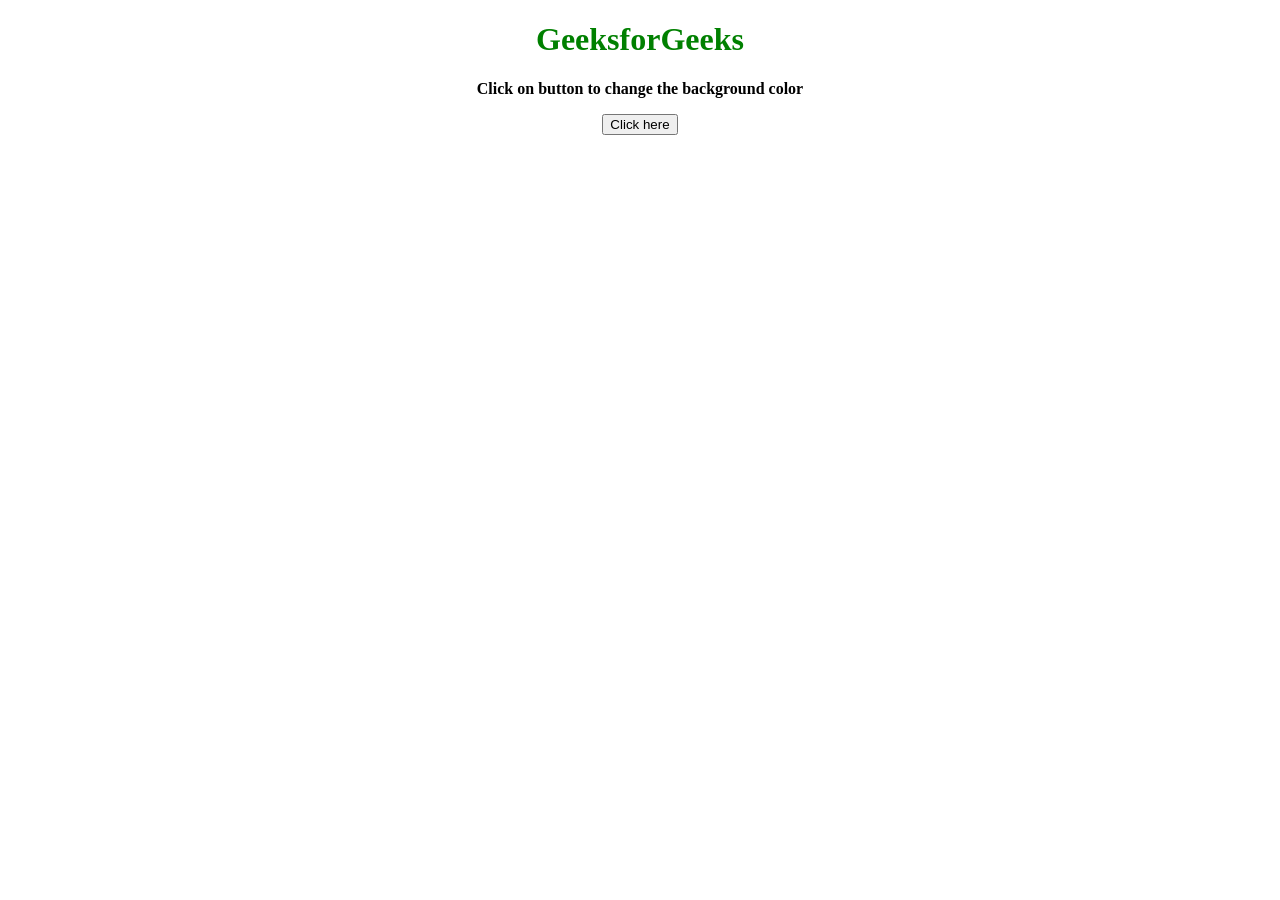
<file: javascript-tutorial/p1-colorchangerinDOM/index.html>
<!DOCTYPE HTML>
<html>

<head>
	<title>
		How to change the background color
		after clicking the button ?
	</title>
</head>

<body style="text-align:center;">

	<h1 style="color:green;">
		GeeksforGeeks
	</h1>

	<p id="GFG_UP" style="font-size: 16px;
						font-weight: bold;">
	</p>

	<button onclick="gfg_Run()">
		Click here
	</button>

	<p id="GFG_DOWN" style="color:green;
							font-size: 20px;
							font-weight: bold;">
	</p>

	<script>
		var el_up = document.getElementById("GFG_UP");
		var el_down = document.getElementById("GFG_DOWN");
		var str = "Click on button to change the background color";
				
		el_up.innerHTML = str;
				
		function changeColor(color) {
			document.body.style.background = color;
		}
		
		function gfg_Run() {
			changeColor('yellow');
			el_down.innerHTML = "Background Color changed";
		}		
	</script>
</body>

</html>
</file>
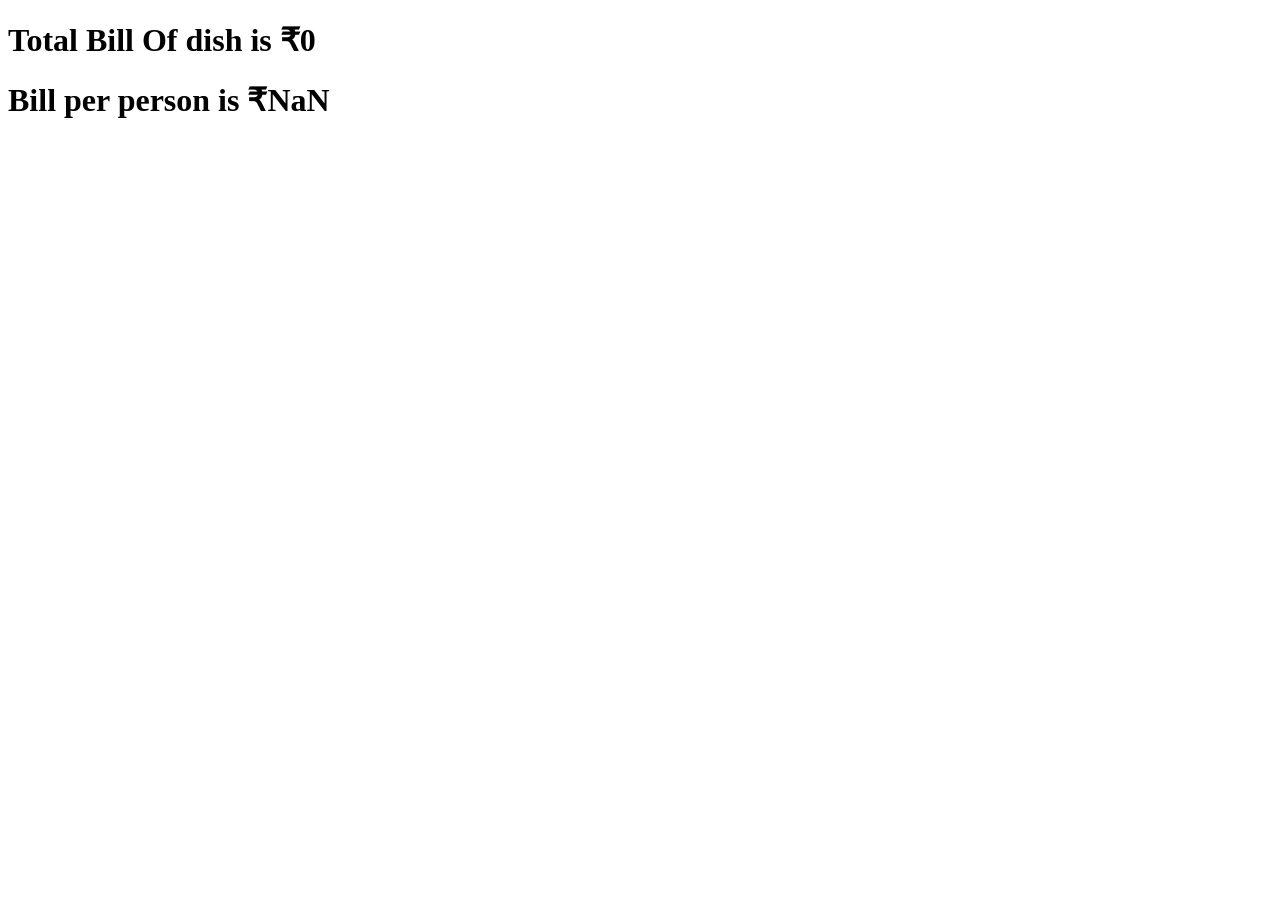
<file: JS-Projects/billSplitter/index.html>
<!DOCTYPE html>
<html lang="en">
<head>
    <meta charset="UTF-8">
    <meta name="viewport" content="width=device-width, initial-scale=1.0">
    <title>Document</title>
</head>
<body>
    <h1 id="totalbill"></h1>
    <h1 id="billperperson"></h1>
    <script src="script.js"></script>
</body>
</html>
</file>
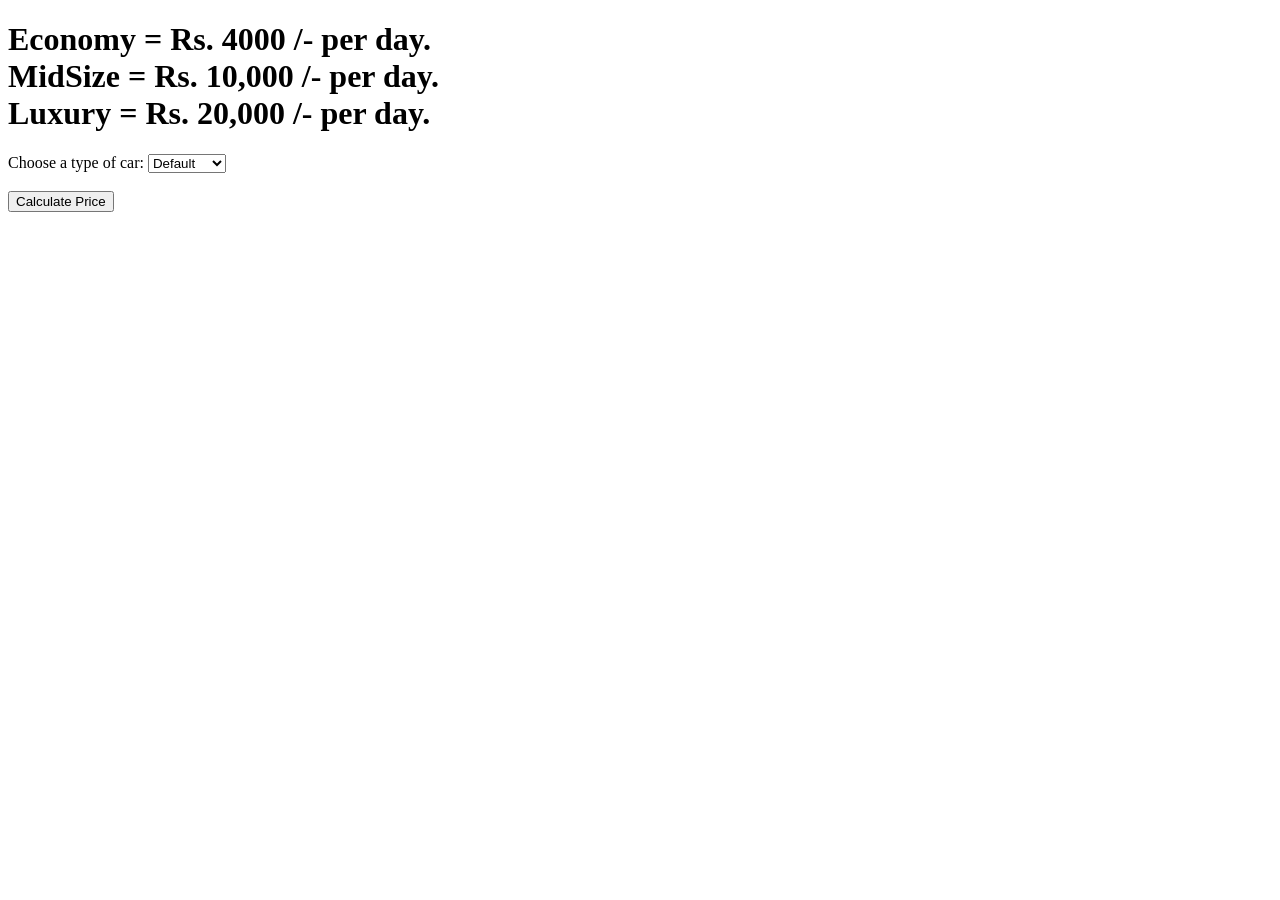
<file: JS-Projects/calculateRentalcost/index.html>
<!DOCTYPE html>
<html lang="en">
  <head>
    <meta charset="UTF-8" />
    <meta name="viewport" content="width=device-width, initial-scale=1.0" />
    <title>Document</title>
  </head>
  <body>
    <h1>
      Economy = Rs. 4000 /- per day. <br> MidSize = Rs. 10,000 /- per day. <br> Luxury =
      Rs. 20,000 /- per day. <br>
    </h1>
    <form id="input">
    <label for="cars">Choose a type of car:</label>

    <select name="cars" id="cars">
      <option value="Default">Default</option>
      <option value="economy">Economy</option>
      <option value="midsize">Midsize</option>
      <option value="luxury">Luxury</option>
    </select>
    <br />
    <!-- <label for="days">Select No. of days you want car:- </label>
<input type="number" id="days" name="days" placeholder="No. of Days" min="1"> -->
<br>
    <button type="button" id="submit" ">Calculate Price</button>
    <br />
  </form>
    <h1 id="result"></h1>
    <script src="script.js"></script>
  </body>
</html>
</file>
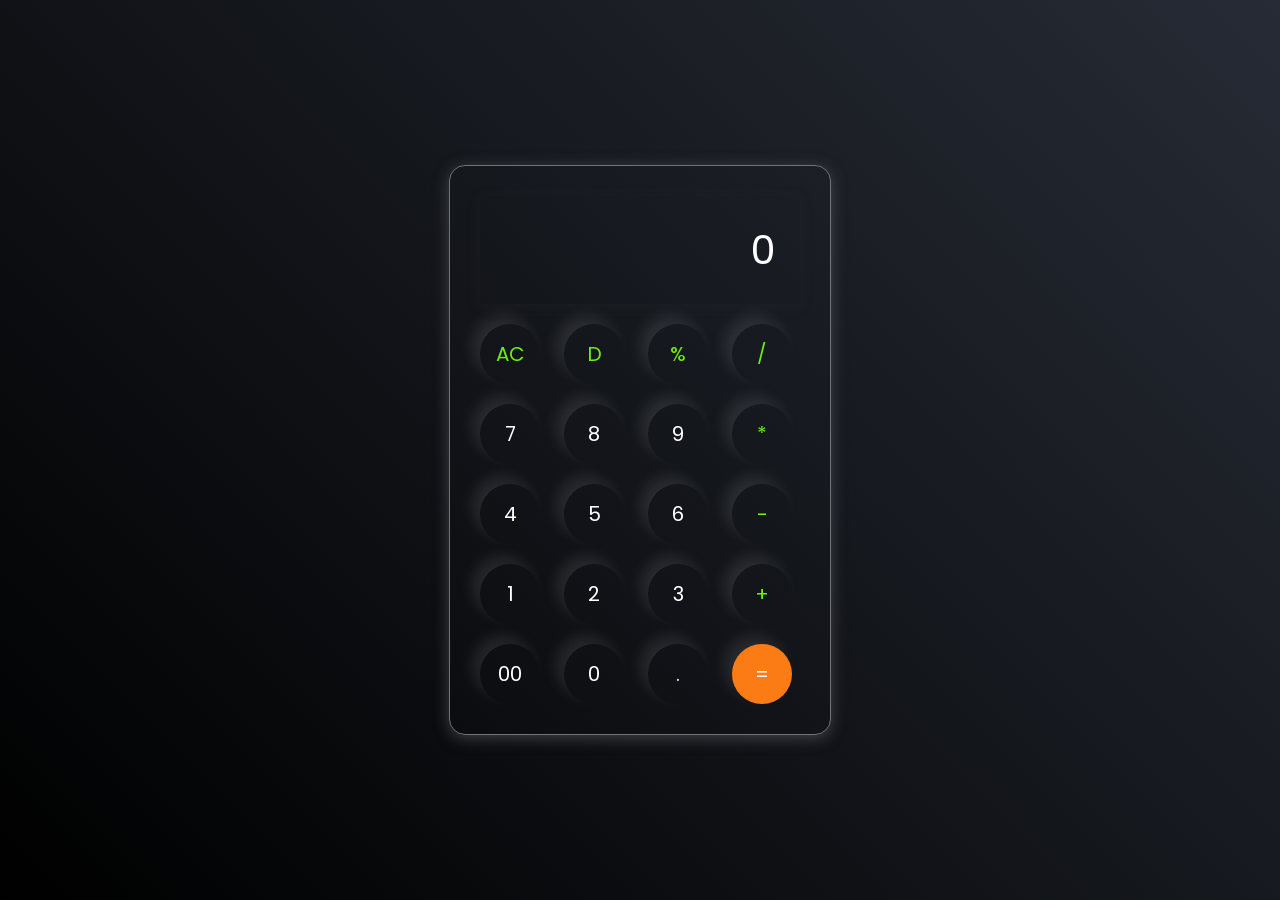
<file: JS-Projects/calculator/index.html>
<!DOCTYPE html>
<html lang="en">
  <head>
    <meta charset="UTF-8" />
    <meta http-equiv="X-UA-Compatible" content="IE=edge" />
    <meta name="viewport" content="width=device-width, initial-scale=1.0" />
    <link rel="stylesheet" href="style.css" />
    <link rel="stylesheet" href="https://cdnjs.cloudflare.com/ajax/libs/font-awesome/6.4.0/css/all.min.css" integrity="sha512-iecdLmaskl7CVkqkXNQ/ZH/XLlvWZOJyj7Yy7tcenmpD1ypASozpmT/E0iPtmFIB46ZmdtAc9eNBvH0H/ZpiBw==" crossorigin="anonymous" referrerpolicy="no-referrer" />
    <title>Calculator - By kamlesh</title>
  </head>
  <body>
    <div class="container">
      <div class="calculator">
        <input type="text" id="inputBox" placeholder="0" />
        <div>
          <button class="button operator">AC</button>
          <button class="button operator">D</button>
          <button class="button operator">%</button>
          <button class="button operator">/</button>
        </div>
        <div>
          <button class="button">7</button>
          <button class="button">8</button>
          <button class="button">9</button>
          <button class="button operator">*</button>
        </div>
        <div>
          <button class="button">4</button>
          <button class="button">5</button>
          <button class="button">6</button>
          <button class="button operator">-</button>
        </div>
        <div>
          <button class="button">1</button>
          <button class="button">2</button>
          <button class="button">3</button>
          <button class="button operator">+</button>
        </div>

        <div>
          <button class="button">00</button>
          <button class="button">0</button>
          <button class="button">.</button>
          <button class="button equalBtn">=</button>
        </div>
      </div>
    </div>

    <script src="script.js"></script>
  </body>
</html>
</file>
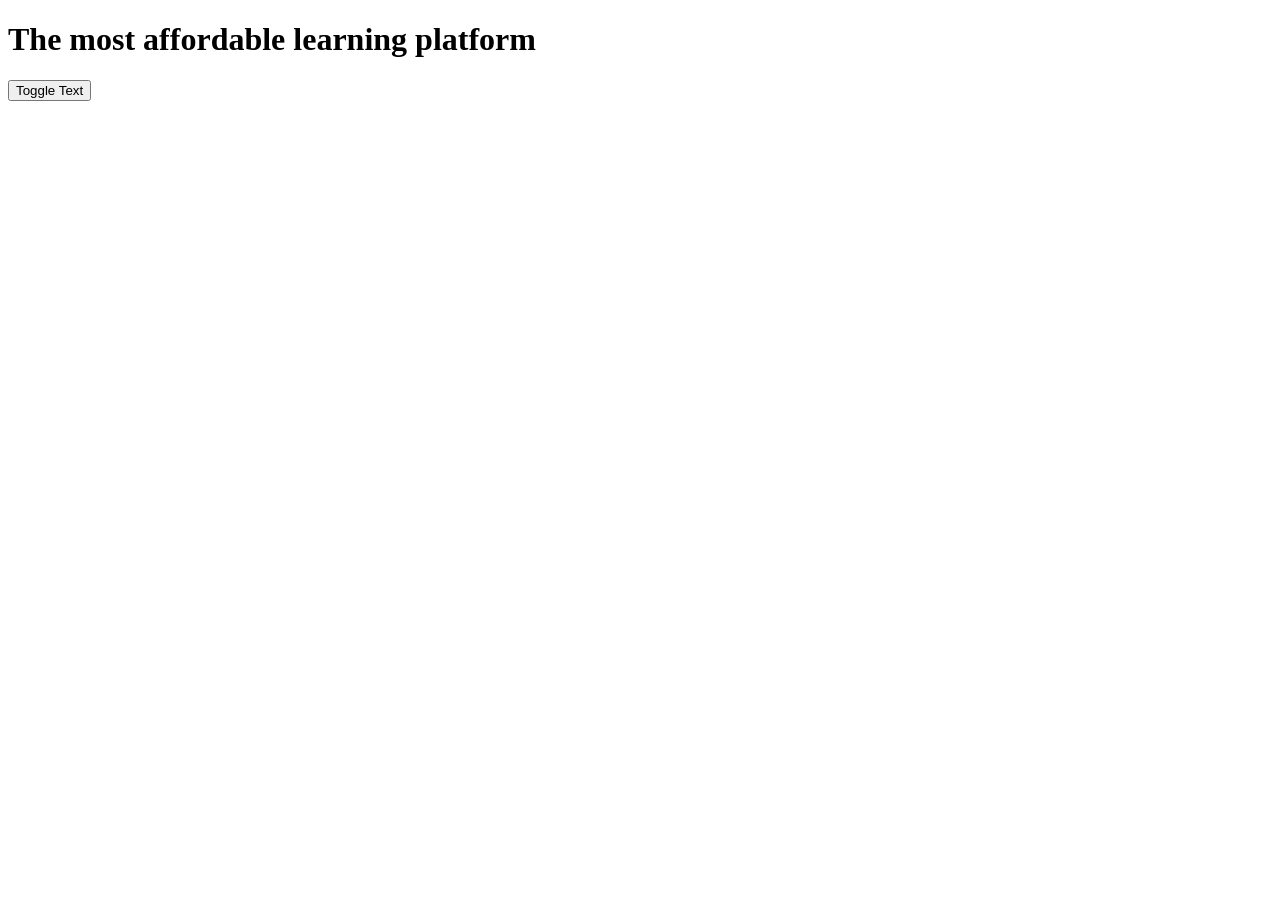
<file: JS-Projects/change text on clicl/index.html>
<!DOCTYPE html>
<html>
<head>
  <title>Toggle Heading Text</title>
  <script>
    function toggleHeading() {
      var heading = document.getElementById("heading");
      var currentText = heading.textContent;

      if (currentText === "The most affordable learning platform") {
        heading.textContent = "PW Skills";
      } else {
        heading.textContent = "The most affordable learning platform";
      }
    }
  </script>
</head>
<body>
  <h1 id="heading">The most affordable learning platform</h1>
  <button onclick="toggleHeading()">Toggle Text</button>
</body>
</html>
</file>
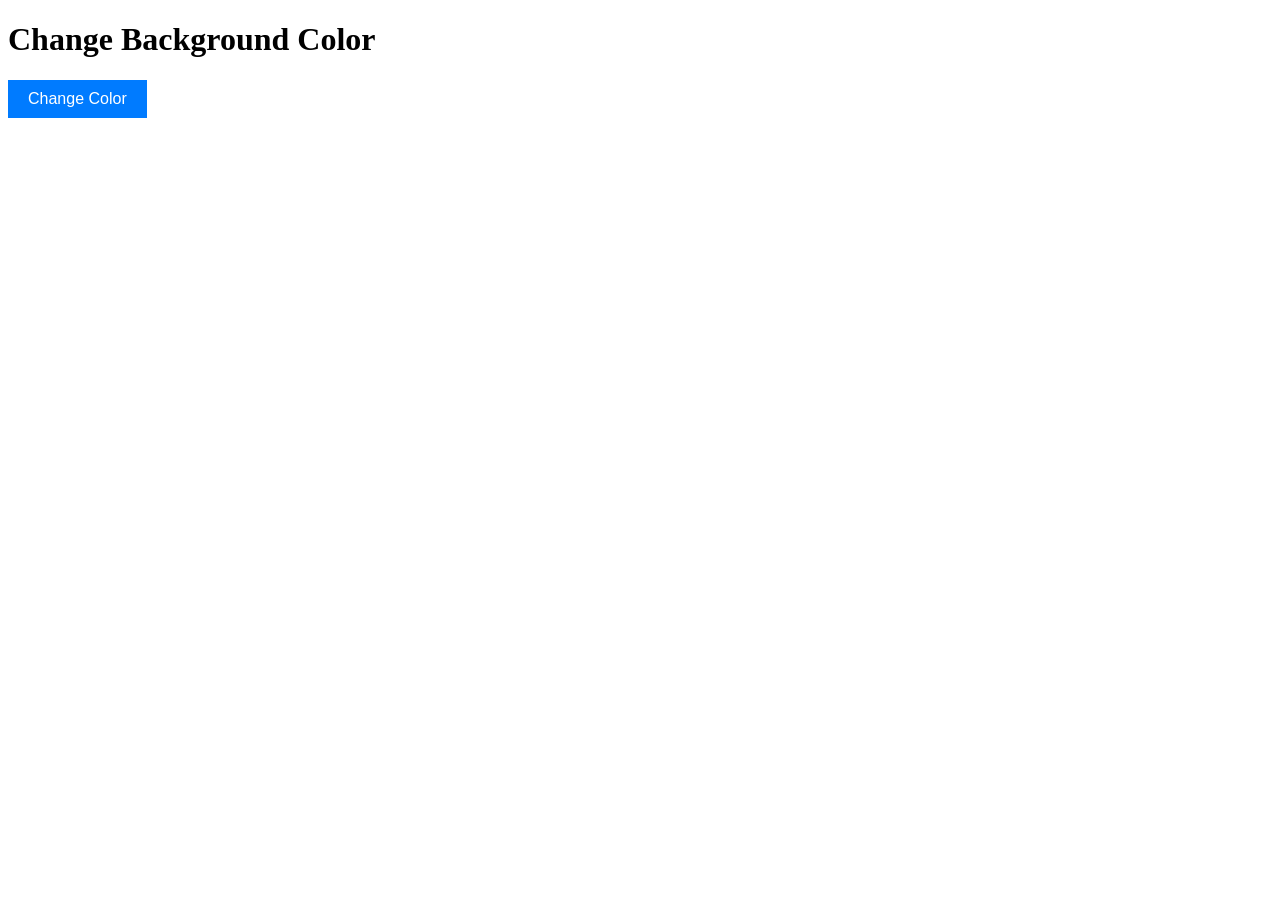
<file: JS-Projects/changeBackgroundColor/index.html>
<!DOCTYPE html>
<html>
<head>
  <title>Change Background Color</title>
  <style>
    body {
      transition: background-color 0.5s;
    }

    button {
      font-size: 16px;
      padding: 10px 20px;
      background-color: #007bff;
      color: #fff;
      border: none;
      cursor: pointer;
    }
  </style>
  <script>
    var colors = ["#ff0000", "#00ff00", "#0000ff", "#ffff00", "#00ffff", "#ff00ff"];

    function changeBackgroundColor() {
      var randomIndex = Math.floor(Math.random() * colors.length);
      var randomColor = colors[randomIndex];
      document.body.style.backgroundColor = randomColor;
    }
  </script>
</head>
<body>
  <h1>Change Background Color</h1>
  <button onclick="changeBackgroundColor()">Change Color</button>
</body>
</html>
</file>
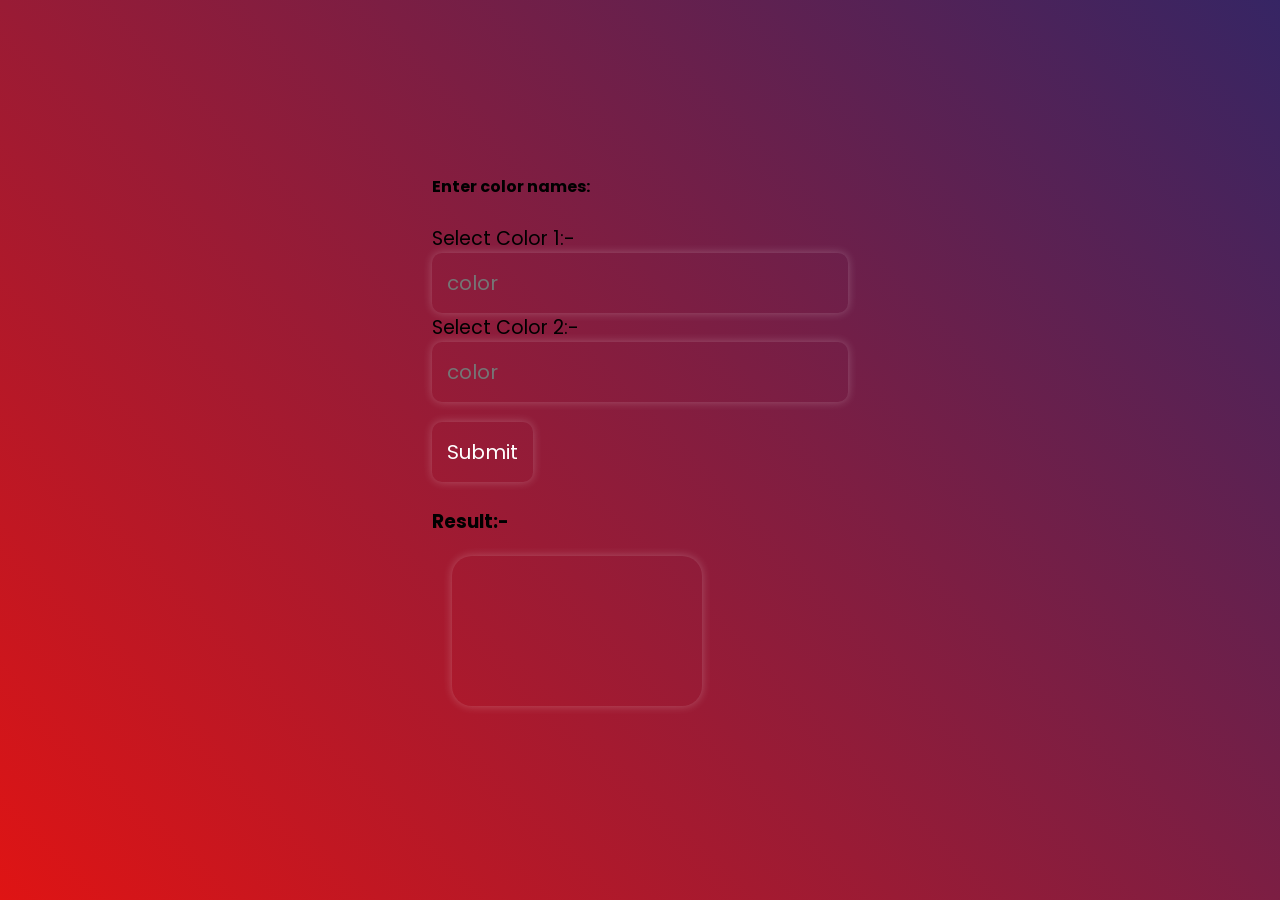
<file: JS-Projects/color Mixer/index.html>
<!DOCTYPE html>
<html lang="en">
<head>
    <meta charset="UTF-8">
    <meta name="viewport" content="width=device-width, initial-scale=1.0">
    <title>Color Mixer</title>
    <link rel="stylesheet" href="style.css">
</head>
<body>
    
    <div class="container">
        <h4> Enter color names:</h4> <br>
            <form id="inputcolorname">
            <label for="color1" > Select Color 1:-</label>
            <br>
            <input type="text" placeholder="color" id="color1"></ input>
            <br>
            <label for="color2"> Select Color 2:-</label>
            <br>
            <input type="text" placeholder="color" id="color2"> </input>
            <br>
            <input type="submit" id="submit">
            </form>
        <br>
        <div class="result">
            <h3>Result:-</h3>
            <h3 id="colorname"> </h3>
            <p id="result"></p>
    </div>
    <script src="script.js"></script>
</body>
</html>
</file>
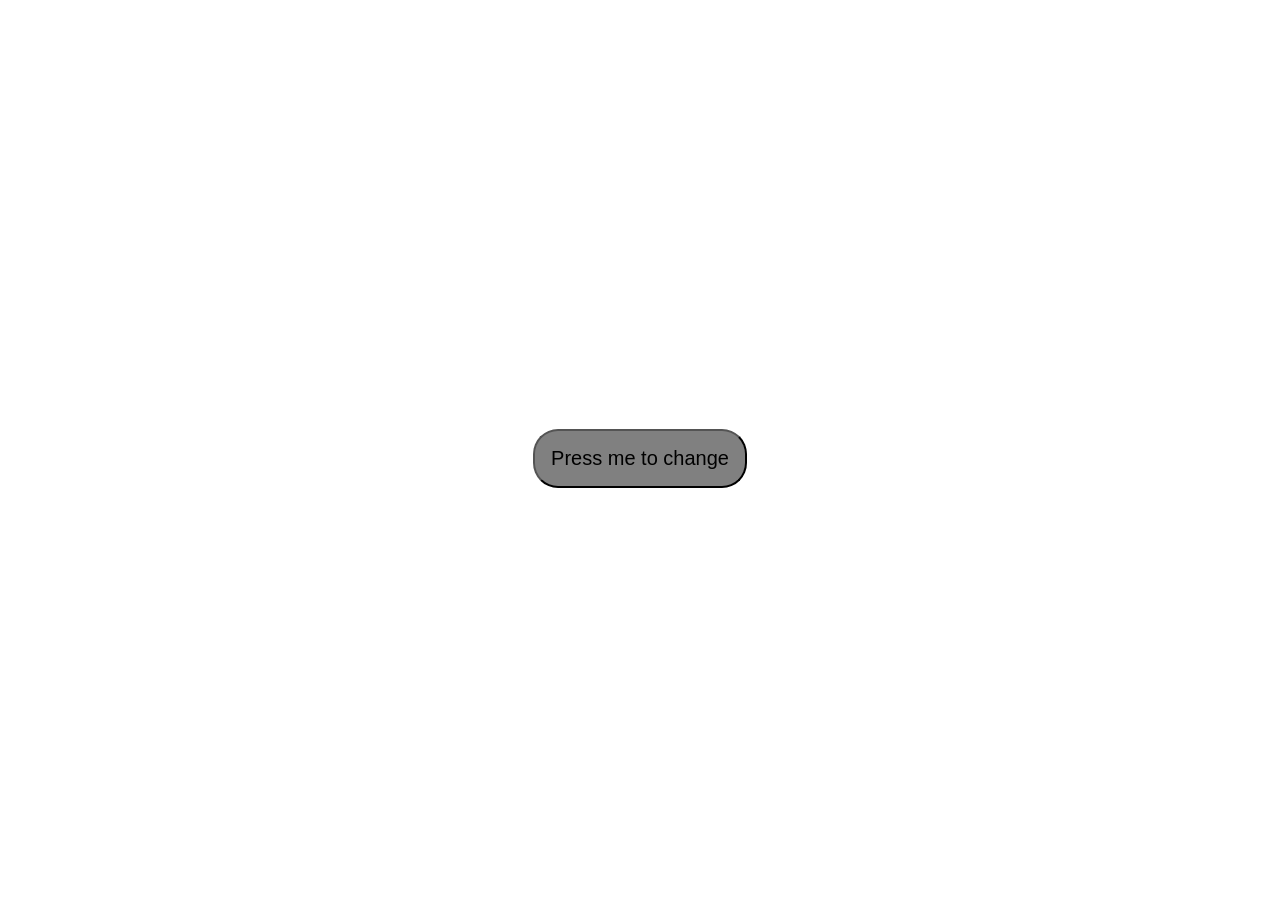
<file: JS-Projects/ColorChangerinDOM/index.html>
<!DOCTYPE html>
<html lang="en">
<head>
    <meta charset="UTF-8">
    <meta http-equiv="X-UA-Compatible" content="IE=edge">
    <meta name="viewport" content="width=device-width, initial-scale=1.0">
    <title> Javascript DOM project color changer</title>
    <link rel="stylesheet" href="./style.css" >
</head>
<body>
    <button id="button"> Press me to change</button>
    <script src="./script.js"></script>
    
</body>
</html>
</file>
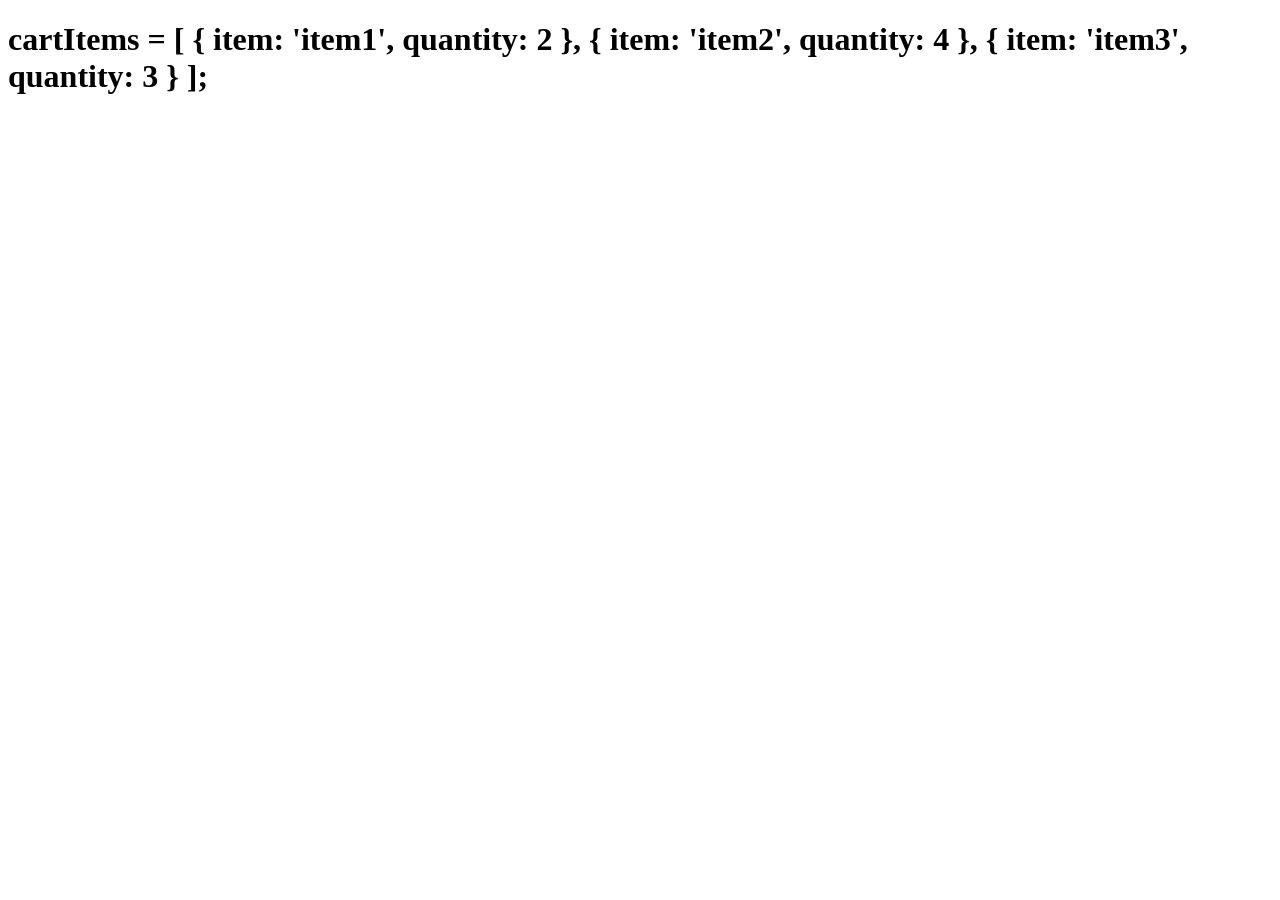
<file: JS-Projects/correctAbugDoublequantity/index.html>
<!DOCTYPE html>
<html lang="en">
<head>
    <meta charset="UTF-8">
    <meta name="viewport" content="width=device-width, initial-scale=1.0">
    <title>Document</title>
</head>
<body>
    <h1>cartItems = [
        { item: 'item1', quantity: 2 },
        { item: 'item2', quantity: 4 },
        { item: 'item3', quantity: 3 }
      ];</h1>
    <h1 id="result"></h1>
    <script src="script.js"></script>
</body>
</html>
</file>
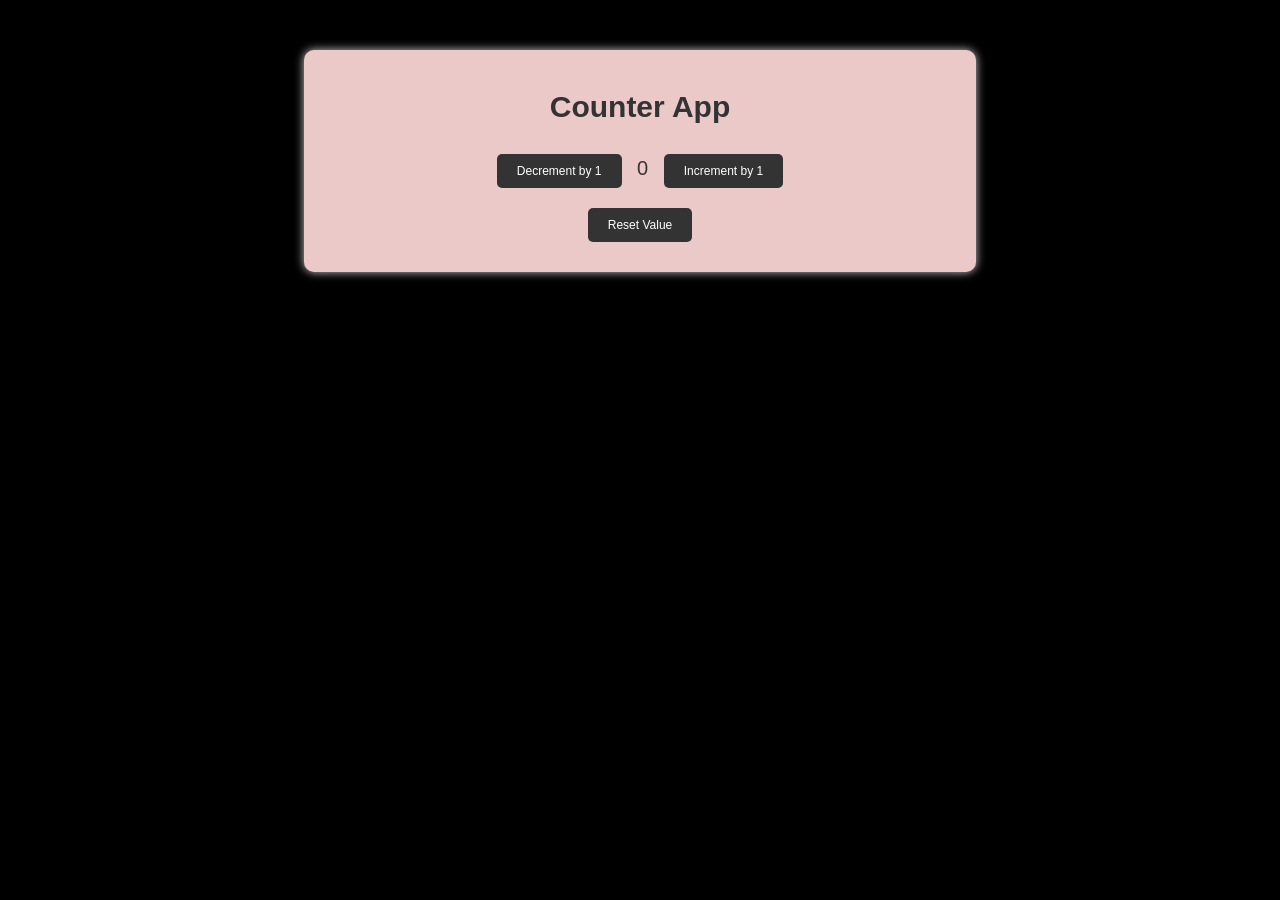
<file: JS-Projects/CounterApp/index.html>
<!DOCTYPE html>
<html lang="en">
<head>
    <meta charset="UTF-8">
    <meta http-equiv="X-UA-Compatible" content="IE=edge">
    <meta name="viewport" content="width=device-width, initial-scale=1.0">
    <title>Document</title>
    <link rel="stylesheet" href="style.css">
</head>
<body>
    <div class="main">
        <h1>Counter App</h1>
        <div class="counter">
            <button class="btn" id="dec">Decrement by 1</button>
            <span id="displayValue">0</span>
            <button class="btn" id="inc">Increment by 1</button>
        </div>
        <button class="btn" id="reset">Reset Value</button>
    </div>
    <script src="script.js"></script>
</body>
</html>
</file>
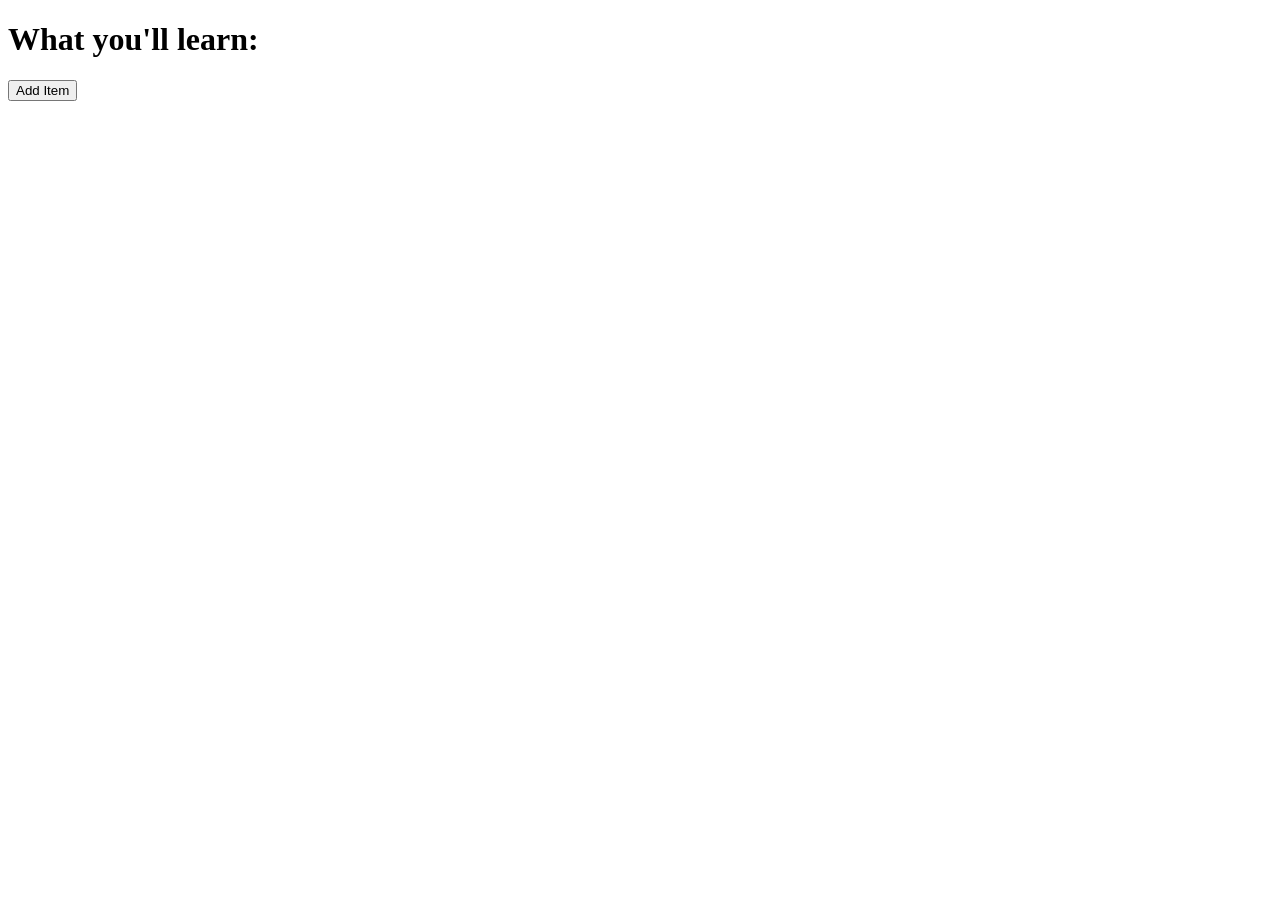
<file: JS-Projects/DynamicallyAddingListItems/index.html>
<!DOCTYPE html>
<html>
<head>
  <title>Add List Items</title>
  <script>
    // Pre-existing array of list items
    var listItems = [
      "HTML and Semantics",
      "Starting with CSS",
      "Working Template",
      "Mobile responsive webpages",
      "Grid and Flex-box in CSS",
      "Projects using HTML & CSS",
      "Version Control and Git",
      "Getting Started with JavaScript",
      "Advance JavaScript",
      "Working with DOM",
      "Making Projects using HTML, CSS and JavaScript",
      "Understanding Fundamental of Computer Science",
      "Getting Started with Database",
      "Understanding the Database",
      "Starting with NodeJS and Express",
      "Understanding React and its Fundamentals",
      "Understanding Hooks and Routers",
      "Starting and Completing Full Fledge Projects",
      "Course Features",
      "Full Stack Web Development Certification",
      "Self-Paced Learning",
      "20 + hands-on industry real-time projects",
      "160+ hours classes",
      "Every week doubt clearing session",
      "2 Year Dashboard access",
      "Course Materials",
      "Doubt clearing one-to-one",
      "Doubt clearing through mail and support",
      "Discord Community",
      "Assignments",
      "Quiz in every module",
      "Live projects with real-time implementation",
      "Resume building",
      "Career guidance",
      "Interview Preparation",
      "Mock Interviews",
      "Regular assessment",
      "80% Scheduled Classes & 20% Live Classes",
      "PWLabs Access",
      "Experience Portal Access"
    ];
    var currentIndex = 0;

    // Function to add list item
    function addListItem() {
      var list = document.getElementById("list");

      if (currentIndex < listItems.length) {
        var newItem = document.createElement("li");
        newItem.textContent = listItems[currentIndex];
        list.appendChild(newItem);
        currentIndex++;
      } else {
        alert("All items have been added!");
      }
    }

    // Attach click event listener to the button
    document.getElementById("addButton").addEventListener("click", addListItem);
  </script>
</head>
<body>
  <h1>What you'll learn:</h1>
  <ul id="list"></ul>
  <button id="addButton">Add Item</button>
</body>
</html>
</file>
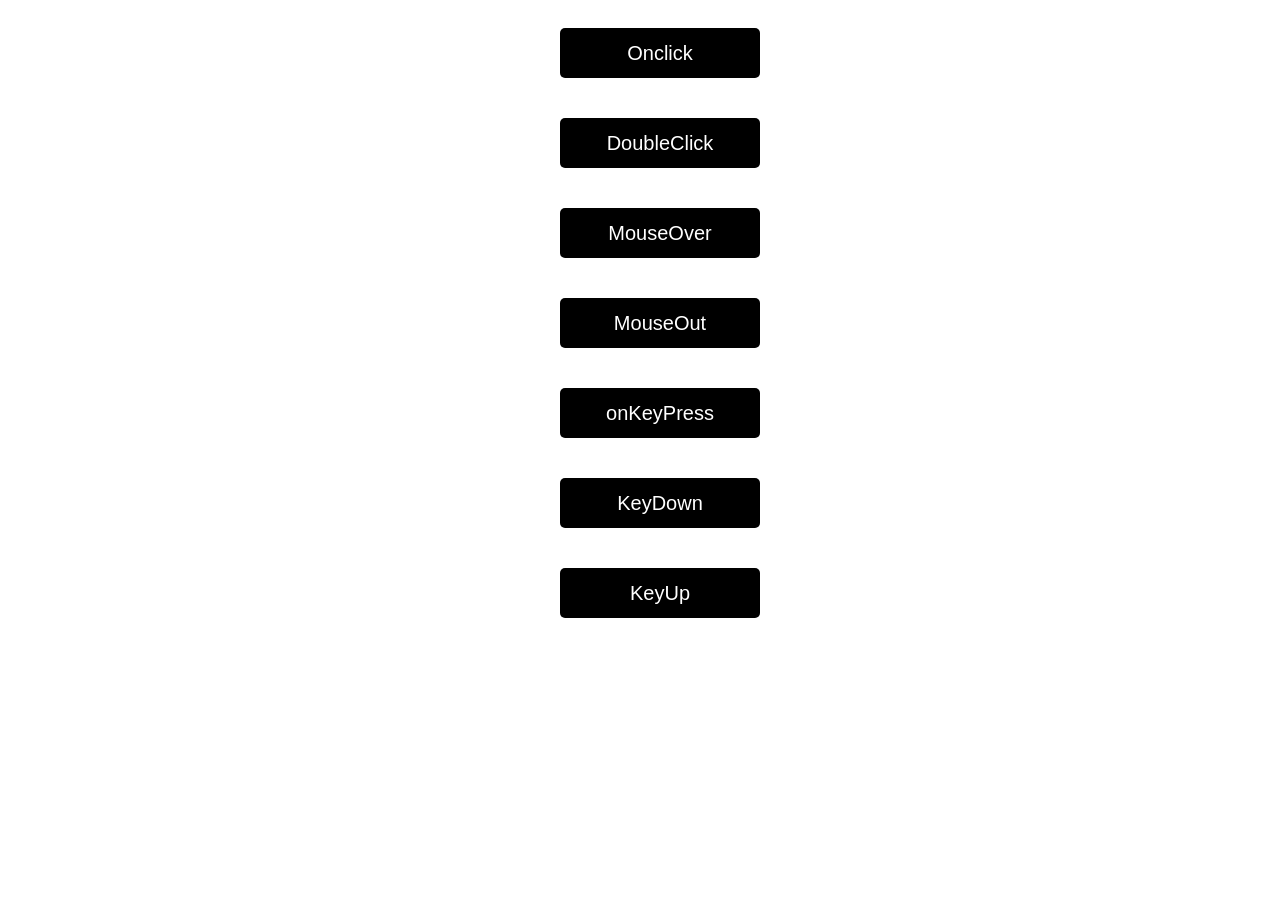
<file: JS-Projects/Event listner projects/index.html>
<!DOCTYPE html>
<html lang="en">
<head>
    <meta charset="UTF-8">
    <meta name="viewport" content="width=device-width, initial-scale=1.0">
    <title>Document</title>
    <link rel="stylesheet" href="style.css">
</head>
<body> 
    <div class="container">
        <button class="btn" id="onclick">Onclick</button>
        <button class="btn" id="doubleclick">DoubleClick</button>
        <button class="btn" id="mouseover">MouseOver</button>
        <button class="btn" id="mouseout">MouseOut</button>
        <button class="btn" id="onkeypress">onKeyPress</button>
        <button class="btn" id="keydown">KeyDown</button>
        <button class="btn" id="keyup">KeyUp</button>
    </div>
</body>
<script src="script.js"></script>
</html>
</file>
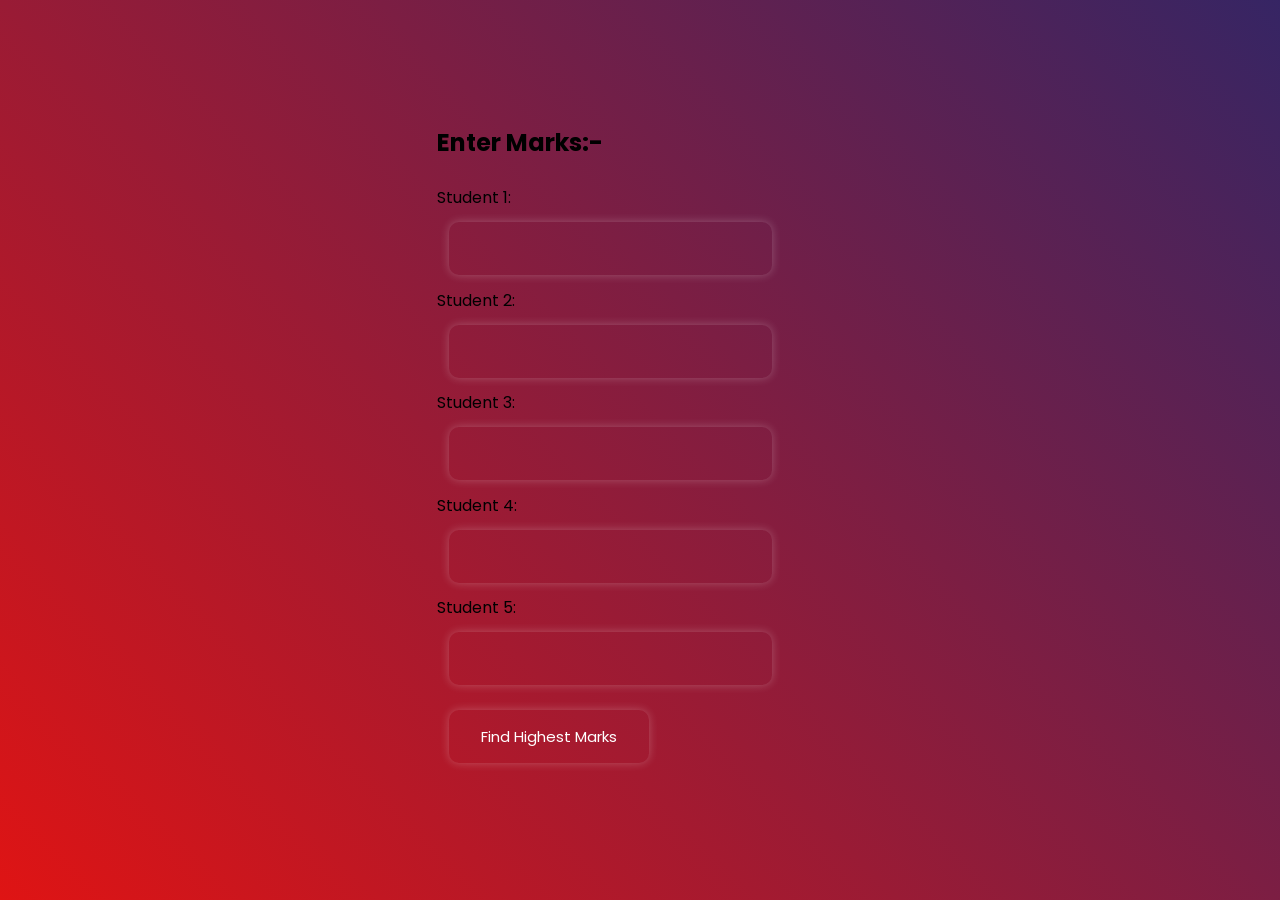
<file: JS-Projects/Highest Marks/index.html>
<!DOCTYPE html>
<html lang="en">
<head>
    <meta charset="UTF-8">
    <meta name="viewport" content="width=device-width, initial-scale=1.0">
  <title>Highest Marks</title>
    <link rel="stylesheet" href="style.css">
</head>
<body>

  <form>
      <h2>Enter Marks:-</h2><br>
      <label for="marks1">Student 1:</label>
    <input type="number" id="marks1" required><br>

    <label for="marks2">Student 2:</label>
    <input type="number" id="marks2" required><br>

    <label for="marks3">Student 3:</label>
    <input type="number" id="marks3" required><br>

    <label for="marks4">Student 4:</label>
    <input type="number" id="marks4" required><br>

    <label for="marks5">Student 5:</label>
    <input type="number" id="marks5" required><br>

    <button type="button" onclick="findHighestMarks()" id="submit">Find Highest Marks</button>
   
  </form>

  <h2 id="result"></h2>

    
    <script src="script.js" ></script>
</body>
</html>
</file>
<file: JS-Projects/calculator/style.css>
@import url('https://fonts.googleapis.com/css2?family=Poppins:wght@500&display=swap');

*{
    margin: 0;
    padding: 0;
    box-sizing: border-box;
    font-family: 'Poppins', sans-serif;
}

body{
    width: 100%;
    height: 100vh;
    display: flex;
    justify-content: center;
    align-items: center;
    background: linear-gradient(45deg, #000000, #262b35);
}

.calculator{
    border: 1px solid #717377;
    padding: 20px;
    border-radius: 16px;
    background: transparent;
    box-shadow: 0px 3px 15px rgba(113, 115, 119, 0.5);

}

input{
    width: 320px;
    border: none;
    padding: 24px;
    margin: 10px;
    background: transparent;
    box-shadow: 0px 3px 15px rgba(84, 84, 84, 0.1);
    font-size: 40px;
    text-align: right;
    cursor: pointer;
    color: #ffffff;
}

input::placeholder{
    color: #ffffff;
}

button{
    border: none;
    width: 60px;
    height: 60px;
    margin: 10px;
    border-radius: 50%;
    background: transparent;
    color: #ffffff;
    font-size: 20px;
    box-shadow: -8px -8px 15px rgba(255, 255, 255, 0.1);
    cursor: pointer;
}

.equalBtn{
    background-color: #fb7c14;
}

.operator{
    color: #6dee0a;
}
</file>
<file: JS-Projects/color Mixer/style.css>
@import url('https://fonts.googleapis.com/css2?family=Poppins:wght@500&display=swap');

*{
    margin: 0;
    padding: 0;
    box-sizing: border-box;
    font-family: 'Poppins', sans-serif;
}

body{
    width: 100%;
    height: 100vh;
    display: flex;
    justify-content: center;
    align-items: center;
    background: linear-gradient(45deg, #df1414, #362564);
}

.container {
    width: auto;
    display: grid;
    justify-content: center;
    align-items: center;
}

input{
    width: auto;
    border: 2px  black;
    border-radius: 10px;
    padding: 15px;
    background: transparent;
    font-size: 20px;
    cursor: pointer;
    color: #ffffff;
    box-shadow: 0px 0px 10px rgba(255, 255, 255, 0.24);
    transition:.3s ease all;
    outline: none;
}

label {
    font-size: larger;
}

input:hover{
    background: #867cbe42;
    color: #000000;
    box-shadow: 0px 0px 10px rgba(0, 0, 0, 0.24);
}

#submit {
    margin-top: 20px;
}

#result {
    width: 250px;

    height: 150px;
    margin: 20px;
    border-radius: 20px;
    box-shadow: 0px 0px 10px rgba(255, 255, 255, 0.24); 
}
</file>
<file: JS-Projects/ColorChangerinDOM/style.css>
body {
    height: 100vh;
    display: flex;
    align-items: center;
    justify-content: center;
}


button {
    padding: 16px;
    font-size: 20px;
    border-radius: 25px;
    background-color: #808080;
}
</file>
<file: JS-Projects/CounterApp/style.css>
body{
    background-color: #000000;
    font-family: 'Roboto', sans-serif;
}
.main{
    background-color: #ebc9c9;
    padding: 20px;
    border-radius: 10px;
    margin: 50px;
    box-shadow: 0 0 10px #ccc;
    text-align: center;
    font-family: 'Roboto', sans-serif;
    font-weight: 200;
    font-size: 20px;
    color: #333;
    width: 50%;
    margin-left: auto;
    margin-right: auto;
}
.main h1{
    font-size: 30px;
    font-weight: 700;
    color: #333;
}

.btn{
    background-color: #333;
    color: #fff;
    border: none;
    padding: 10px 20px;
    border-radius: 5px;
    cursor: pointer;
    font-size: 12px;
    font-weight: 100;
    font-family: 'Roboto', sans-serif;
    margin: 10px;
}
</file>
<file: JS-Projects/Event listner projects/style.css>
.container{
    width: 100%;
    height: 100%;
    display:grid;
    justify-content:center;
    align-items:center;
    
    
}

.btn{
    width: 200px;
    height: 50px;
    background-color: #000;
    color: #fff;
    border: none;
    outline: none;
    cursor: pointer;
    font-size: 20px;
    border-radius: 5px;
    margin: 10%;
}
</file>
<file: JS-Projects/Highest Marks/style.css>
@import url('https://fonts.googleapis.com/css2?family=Poppins:wght@500&display=swap');

*{
    margin: 0;
    padding: 0;
    box-sizing: border-box;
    font-family: 'Poppins', sans-serif;
}

body {
    width: 100%;
    height: 100vh;
    display: flex;
    justify-content: center;
    align-items: center;
    background: linear-gradient(45deg, #df1414, #362564);
}

input {
    width: auto;
    border: 2px black;
    border-radius: 10px;
    padding: 15px;
    background: transparent;
    font-size: 15px;
    cursor: pointer;
    color: #ffffff;
    box-shadow: 0px 0px 10px rgba(255, 255, 255, 0.24);
    transition: .3s ease all;
    outline: none;
    margin: 3%;
}
input:hover{
    background: #867cbe42;
    color: #000000;
    box-shadow: 0px 0px 10px rgba(0, 0, 0, 0.24);
}

#submit{
    width: 200px;
    border: 2px black;
    border-radius: 10px;
    padding: 15px;
    background: transparent;
    font-size: 15px;
    cursor: pointer;
    color: #ffffff;
    box-shadow: 0px 0px 10px rgba(255, 255, 255, 0.24);
    transition: .3s ease all;
    outline: none;
    margin: 3%;
}
#submit:hover{
    background: #867cbe42;
    color: #000000;
    box-shadow: 0px 0px 10px rgba(0, 0, 0, 0.24);
}
</file>
